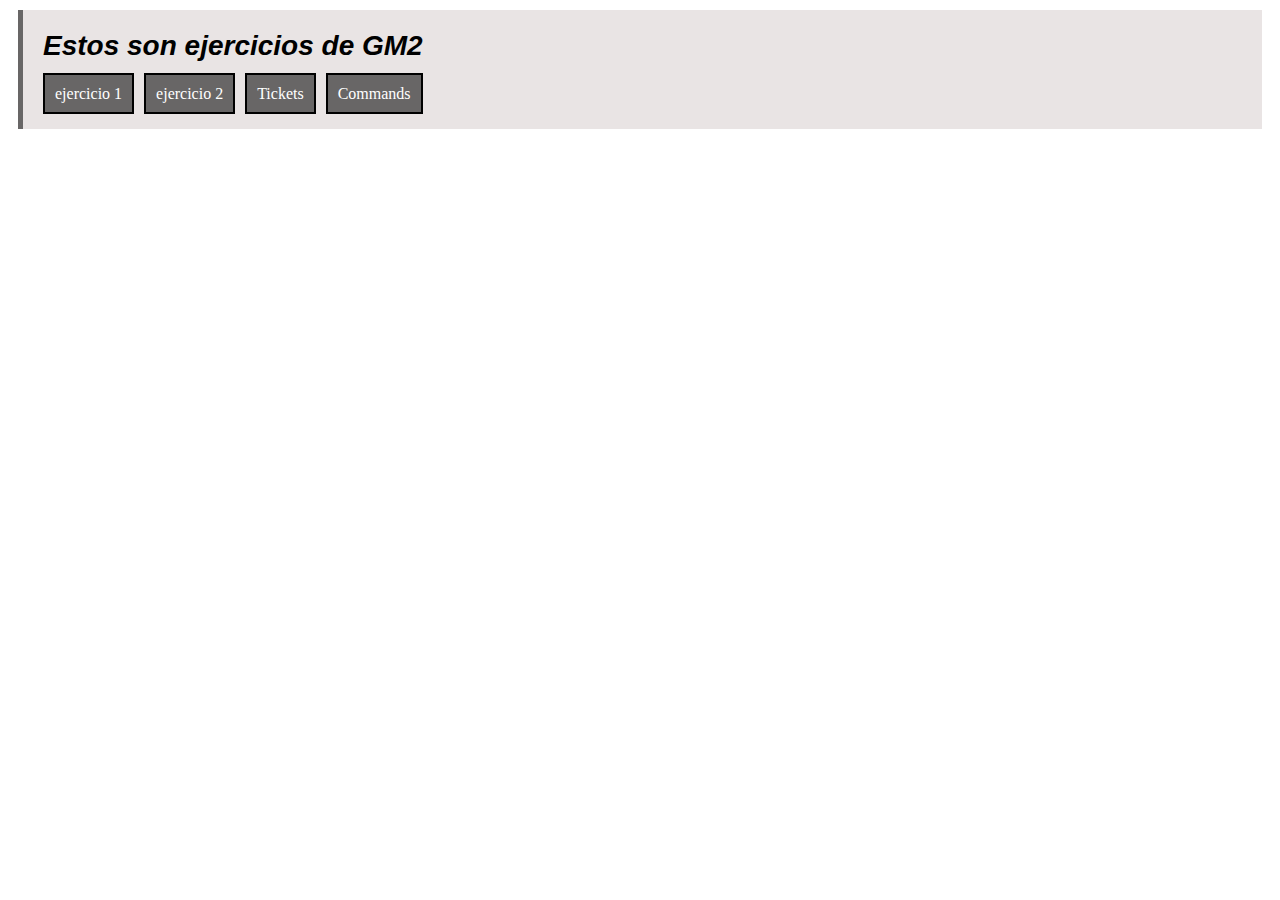
<file: index.html>
<!DOCTYPE html>
<html lang="es">

<head>
    <meta charset="UTF-8">
    <meta name="viewport" content="width=device-width, initial-scale=1.0">
    <link href="https://fonts.googleapis.com/css?family=Open+Sans:300,300i,400,400i,600,600i,700,700i|Raleway:300,300i,400,400i,500,500i,600,600i,700,700i|Poppins:300,300i,400,400i,500,500i,600,600i,700,700i" rel="stylesheet">

    <title>Home</title>
    <link rel="stylesheet" href="principal/style.css">

</head>

<body>
    <div class="container">
        <h1>Estos son ejercicios de GM2</h1>
        <a href="ej1/index.html">ejercicio 1</a>
        <a href="ej2/index.html">ejercicio 2</a>
        <a href="tickets/index.html">Tickets</a>
        <a href="commands/index.html">Commands</a>
    </div>

</body>

</html>
</file>
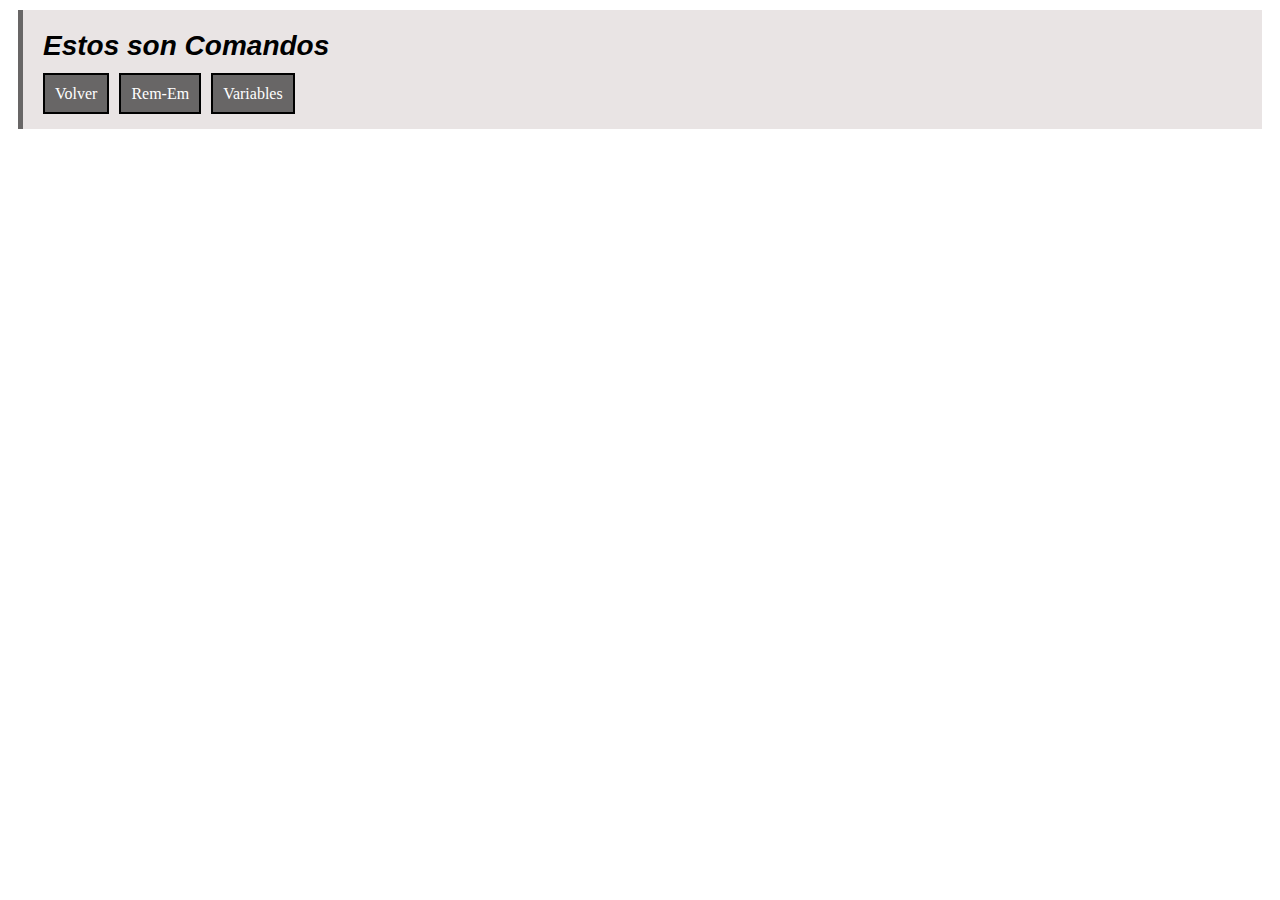
<file: commands/index.html>
<!DOCTYPE html>
<html lang="es">

<head>
    <meta charset="UTF-8">
    <meta name="viewport" content="width=device-width, initial-scale=1.0">
    <link href="https://fonts.googleapis.com/css?family=Open+Sans:300,300i,400,400i,600,600i,700,700i|Raleway:300,300i,400,400i,500,500i,600,600i,700,700i|Poppins:300,300i,400,400i,500,500i,600,600i,700,700i" rel="stylesheet">

    <title>Commands</title>
    <link rel="stylesheet" href="estilo/commands.css">

</head>

<body>
    <div class="container">
        <h1>Estos son Comandos</h1>
        <a href="../index.html">Volver</a>
        <a href="rem-em/index.html">Rem-Em</a>
        <a href="">Variables</a>
    </div>

</body>

</html>
</file>
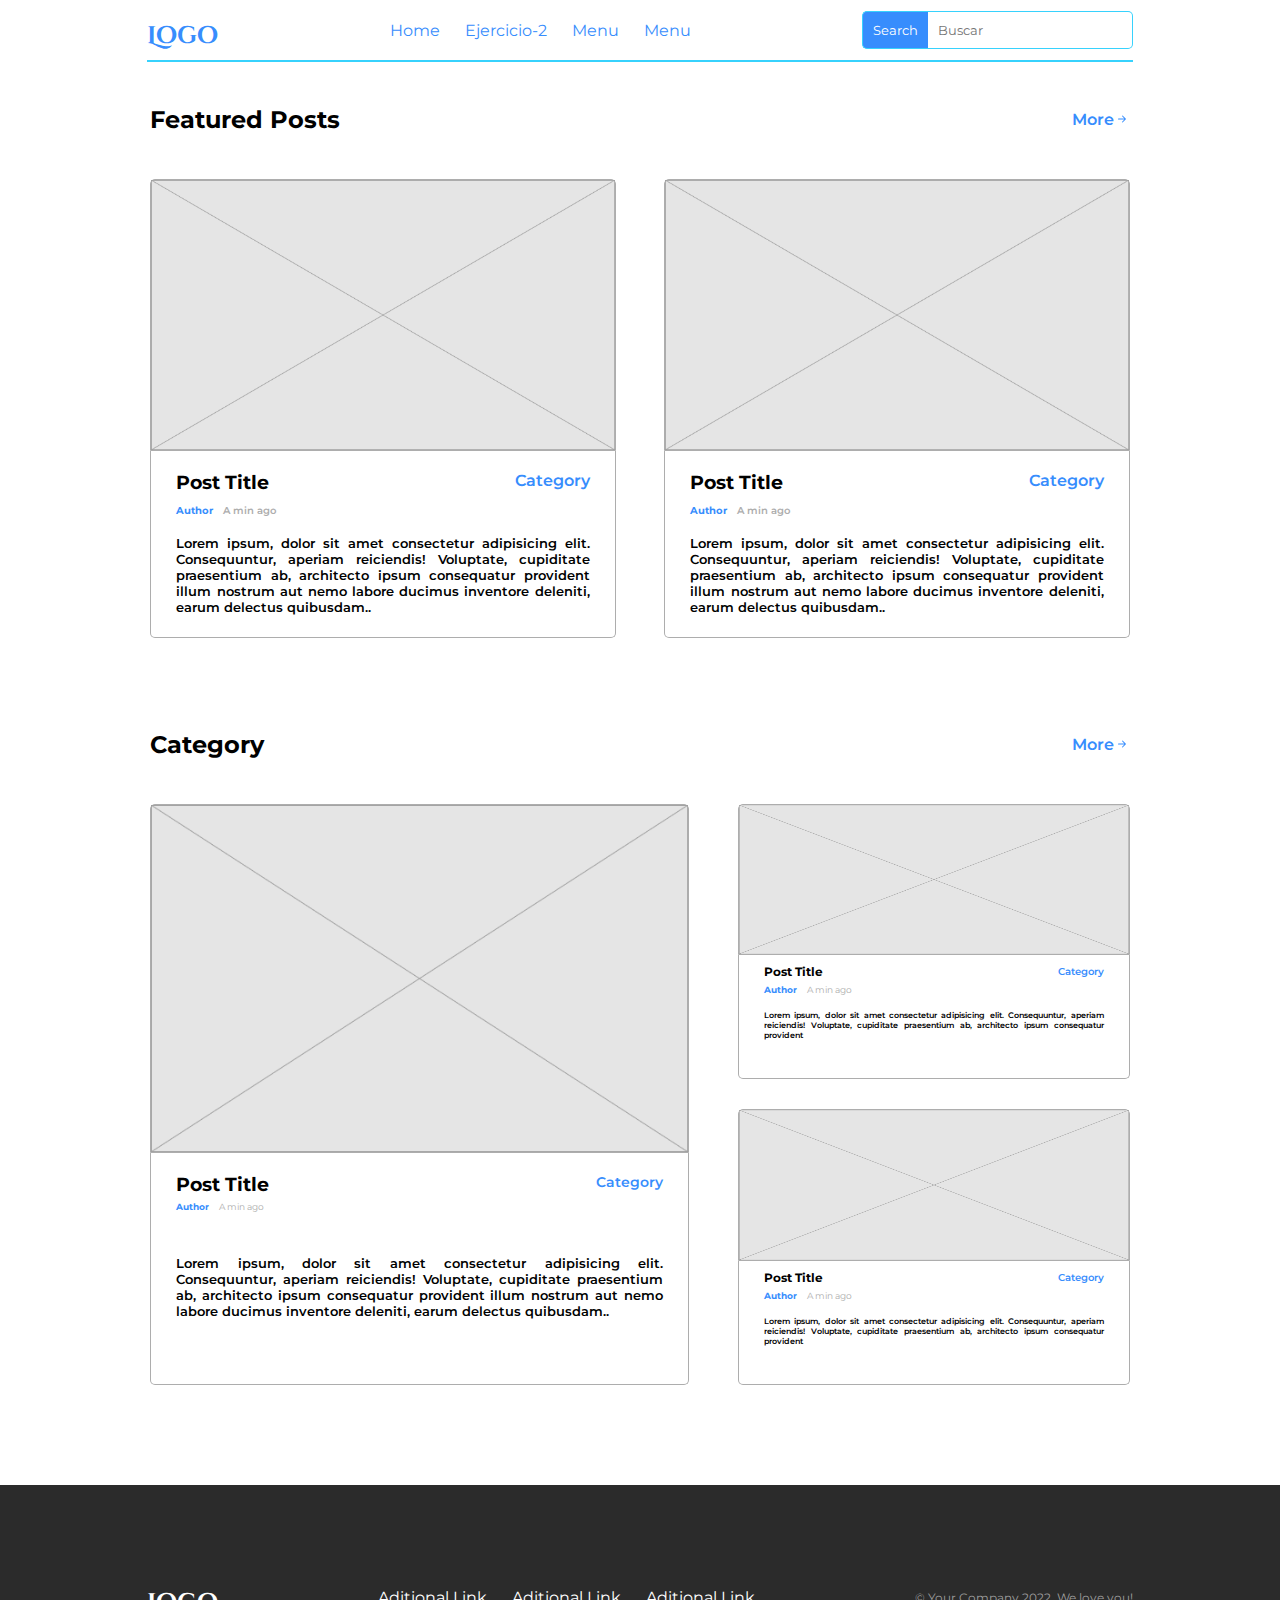
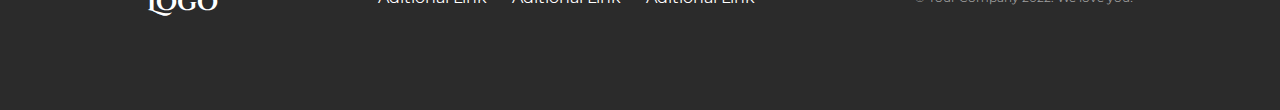
<file: ej1/index.html>
<!DOCTYPE html>
<html lang="es">

<head>
    <meta charset="UTF-8">
    <meta name="viewport" content="width=device-width, initial-scale=1.0">
    <title>Ejercicio 1</title>

    <link rel="stylesheet" href="ej1.css">

</head>

<body>

    <!-- Header -->
    <header id="header">
        <nav class="navbar">
            <div class="nav-text">
                <h2>Logo</h2>
            </div>
            <div class="nav-link">
                <ul>
                    <li><a class="links" href="../index.html">Home</a></li>
                    <li><a class="links" href="../ej2/index.html">Ejercicio-2</a></li>
                    <li><a class="links" href="">Menu</a></li>
                    <li><a class="links" href="">Menu</a></li>
                </ul>
            </div>
            <div class="nav-search">
                <button class="btn">Search</button>
                <input type="search" placeholder="Buscar">
            </div>
        </nav>
    </header>

    <!-- Main -->
    <main id="main">

        
        <!-- Featured -->
        <section id="featured" class="section">
            <div class="feat-section-contain">
                <div class="feat-container1">
                    <div class="feat-titulo">
                        <h2>Featured Posts</h2>
                    </div>
                    <div class="feat-more">
                        <a href="#menu">More</a>
                        <svg xmlns="http://www.w3.org/2000/svg" width="16" height="16" fill="currentColor"
                            class="feat-bi bi-arrow-right-short" viewBox="0 0 16 16">
                            <path fill-rule="evenodd"
                                d="M4 8a.5.5 0 0 1 .5-.5h5.793L8.146 5.354a.5.5 0 1 1 .708-.708l3 3a.5.5 0 0 1 0 .708l-3 3a.5.5 0 0 1-.708-.708L10.293 8.5H4.5A.5.5 0 0 1 4 8" />
                        </svg>
                    </div>
                </div>
                <div class="feat-container2">
                    <div class="feat-img-container1">
                        <div class="feat-img">
                            <img src="../img/Rectangle.png" alt="Rectangle">
                        </div>
                        <div class="feat-rectangle">
                            <div class="feat-container">
                                <div class="feat-titulo">
                                    <h3>Post Title</h3>
                                    <div class="feat-author-time">
                                        <p class="feat-author">Author</p>
                                        <p class="feat-time">A min ago</p>
                                    </div>
                                </div>
                                <div class="feat-more">
                                    <p>Category</p>
                                </div>
                            </div>
                            <div class="feat-parrafo">
                                <p>Lorem ipsum, dolor sit amet consectetur adipisicing elit. Consequuntur, aperiam
                                    reiciendis! Voluptate, cupiditate praesentium ab, architecto ipsum consequatur
                                    provident illum nostrum aut nemo labore ducimus inventore deleniti, earum delectus
                                    quibusdam..</p>
                            </div>
                        </div>
                    </div>
                    <div class="feat-img-container2">
                        <div class="feat-img">
                            <img src="../img/Rectangle.png" alt="Rectangle">
                        </div>
                        <div class="feat-rectangle">
                            <div class="feat-container">
                                <div class="feat-titulo">
                                    <h3>Post Title</h3>
                                    <div class="feat-author-time">
                                        <p class="feat-author">Author</p>
                                        <p class="feat-time">A min ago</p>
                                    </div>
                                </div>
                                <div class="feat-more">
                                    <p>Category</p>
                                </div>
                            </div>
                            <div class="feat-parrafo">
                                <p>Lorem ipsum, dolor sit amet consectetur adipisicing elit. Consequuntur, aperiam
                                    reiciendis! Voluptate, cupiditate praesentium ab, architecto ipsum consequatur
                                    provident illum nostrum aut nemo labore ducimus inventore deleniti, earum delectus
                                    quibusdam..</p>
                            </div>
                        </div>
                    </div>
                </div>
            </div>
        </section>

        <!--     Category -->
        <section id="category" class="section">
            <div class="cat-section-contain">
                <div class="cat-container1">
                    <div class="cat-titulo">
                        <h2>Category</h2>
                    </div>
                    <div class="cat-more">
                        <a href="#menu">More</a>
                        <svg xmlns="http://www.w3.org/2000/svg" width="16" height="16" fill="currentColor"
                            class="cat-bi bi-arrow-right-short" viewBox="0 0 16 16">
                            <path fill-rule="evenodd"
                                d="M4 8a.5.5 0 0 1 .5-.5h5.793L8.146 5.354a.5.5 0 1 1 .708-.708l3 3a.5.5 0 0 1 0 .708l-3 3a.5.5 0 0 1-.708-.708L10.293 8.5H4.5A.5.5 0 0 1 4 8" />
                        </svg>
                    </div>
                </div>

                <div class="cat-global-contain">
                    <div class="cat-img-container-xl">
                        <div class="cat-img-xl">
                            <img src="../img/Rectangle.png" alt="Rectangle">
                        </div>
                        <div class="cat-rectangle-xl">
                            <div class="cat-container-xl">
                                <div class="cat-titulo-xl">
                                    <h3>Post Title</h3>
                                    <div class="cat-author-time">
                                        <p class="cat-author">Author</p>
                                        <p class="cat-time">A min ago</p>
                                    </div>
                                </div>
                                <div class="cat-more">
                                    <p>Category</p>
                                </div>
                            </div>
                            <div class="cat-parrafo-xl">
                                <p>Lorem ipsum, dolor sit amet consectetur adipisicing elit. Consequuntur, aperiam
                                    reiciendis! Voluptate, cupiditate praesentium ab, architecto ipsum consequatur
                                    provident illum nostrum aut nemo labore ducimus inventore deleniti, earum delectus
                                    quibusdam..</p>
                            </div>
                        </div>
                    </div>
                    <div class="cat-container2">
                        <div class="cat-img-container">
                            <div class="cat-img">
                                <img src="../img/Rectangle.png" alt="Rectangle">
                            </div>
                            <div class="cat-rectangle">
                                <div class="cat-container">
                                    <div class="cat-titulo-sm">
                                        <h3>Post Title</h3>
                                        <div class="cat-author-time">
                                            <p class="cat-author">Author</p>
                                            <p class="cat-time">A min ago</p>
                                        </div>
                                    </div>
                                    <div class="cat-more">
                                        <p>Category</p>
                                    </div>
                                </div>
                                <div class="cat-parrafo">
                                    <p>Lorem ipsum, dolor sit amet consectetur adipisicing elit. Consequuntur, aperiam
                                        reiciendis! Voluptate, cupiditate praesentium ab, architecto ipsum consequatur
                                        provident</p>
                                </div>
                            </div>
                        </div>
                        <div class="cat-img-container">
                            <div class="cat-img">
                                <img src="../img/Rectangle.png" alt="Rectangle">
                            </div>
                            <div class="cat-rectangle">
                                <div class="cat-container">
                                    <div class="cat-titulo-sm">
                                        <h3>Post Title</h3>
                                        <div class="cat-author-time">
                                            <p class="cat-author">Author</p>
                                            <p class="cat-time">A min ago</p>
                                        </div>
                                    </div>
                                    <div class="cat-more">
                                        <p>Category</p>
                                    </div>
                                </div>
                                <div class="cat-parrafo">
                                    <p>Lorem ipsum, dolor sit amet consectetur adipisicing elit. Consequuntur, aperiam
                                        reiciendis! Voluptate, cupiditate praesentium ab, architecto ipsum consequatur
                                        provident </p>
                                </div>
                            </div>
                        </div>
                    </div>
                </div>
            </div>
        </section>

        <!-- Footer -->
        <footer id="footer">
            <nav class="navbar">
                <div class="nav-text-ft">
                    <h2>Logo</h2>
                </div>
                <div class="nav-link-ft">
                    <ul>
                        <li><a class="links-ft" href="">Aditional Link</a></li>
                        <li><a class="links-ft" href="">Aditional Link</a></li>
                        <li><a class="links-ft" href="">Aditional Link</a></li>
                    </ul>
                </div>
                <div class="nav-terms">
                    <p>© Your Company 2022. We love you!</p>
                </div>
            </nav>
        </footer>
    </main>
</body>

</html>
</file>
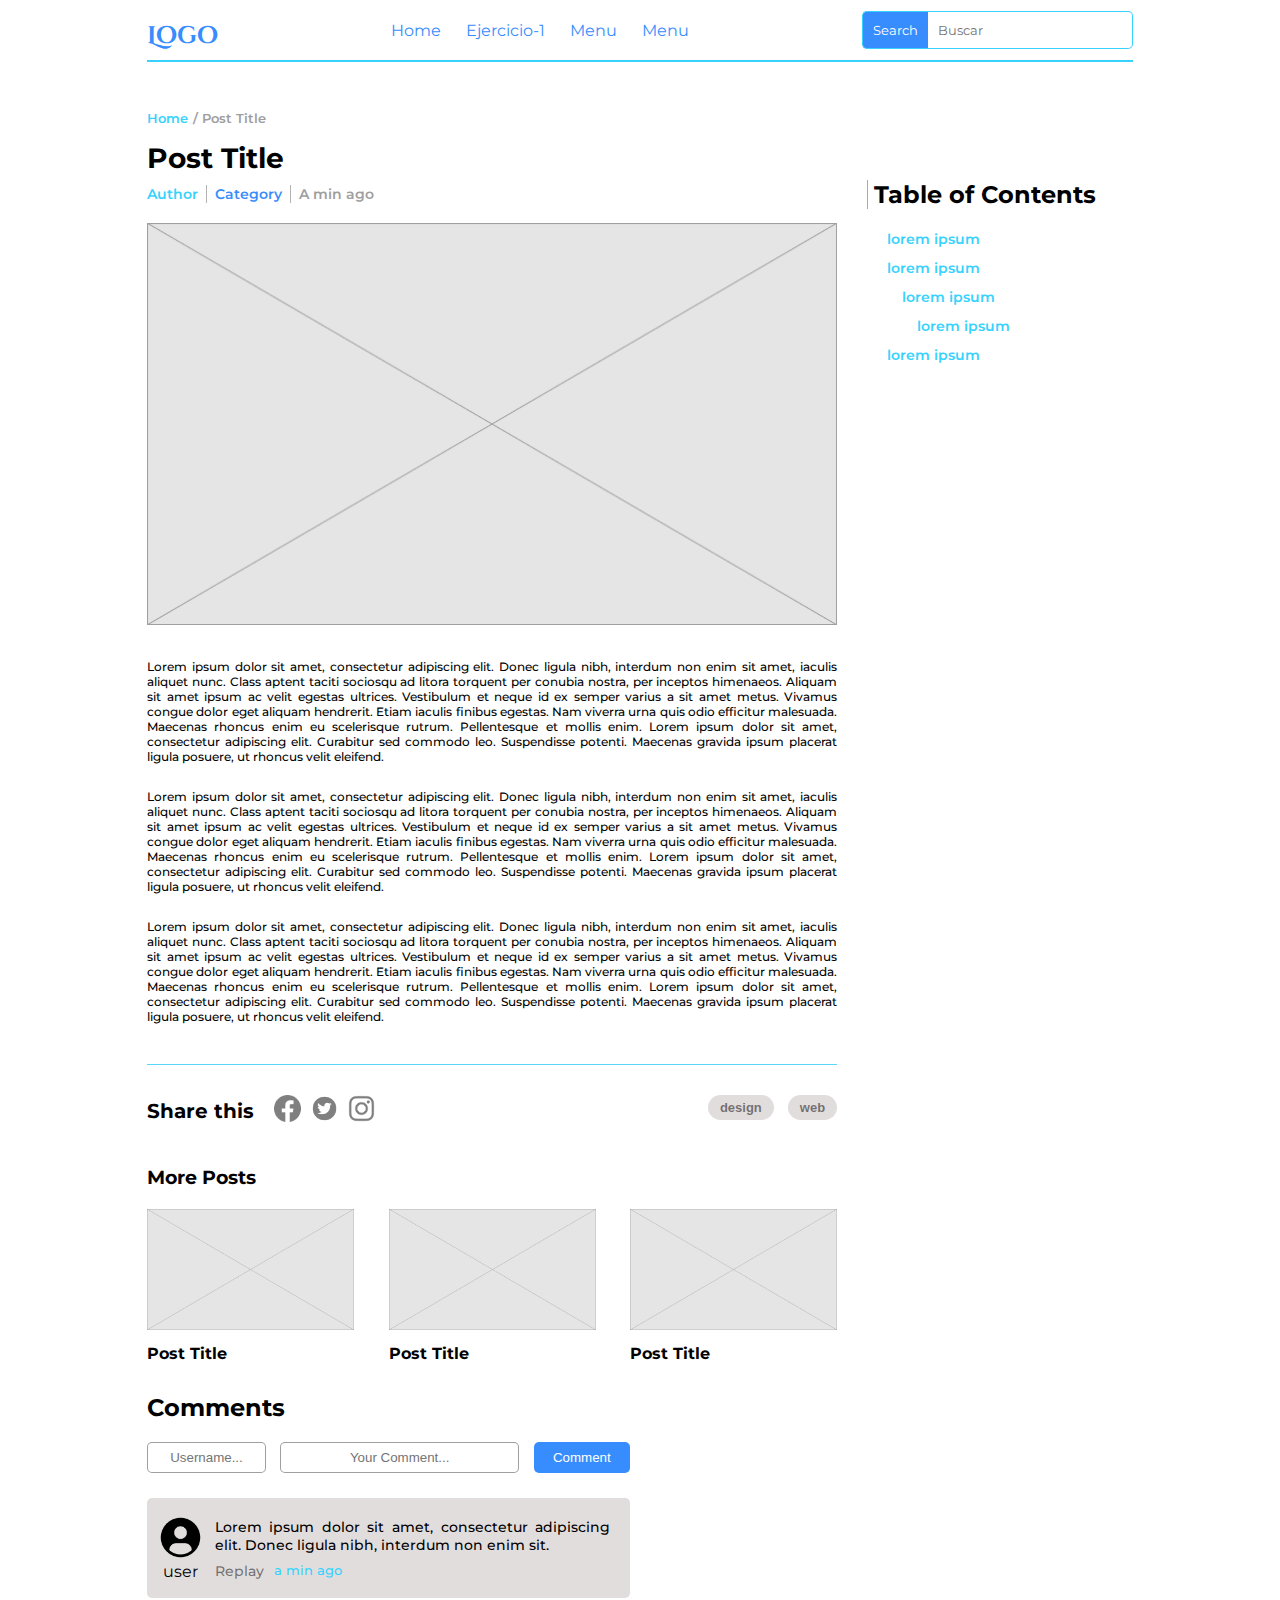
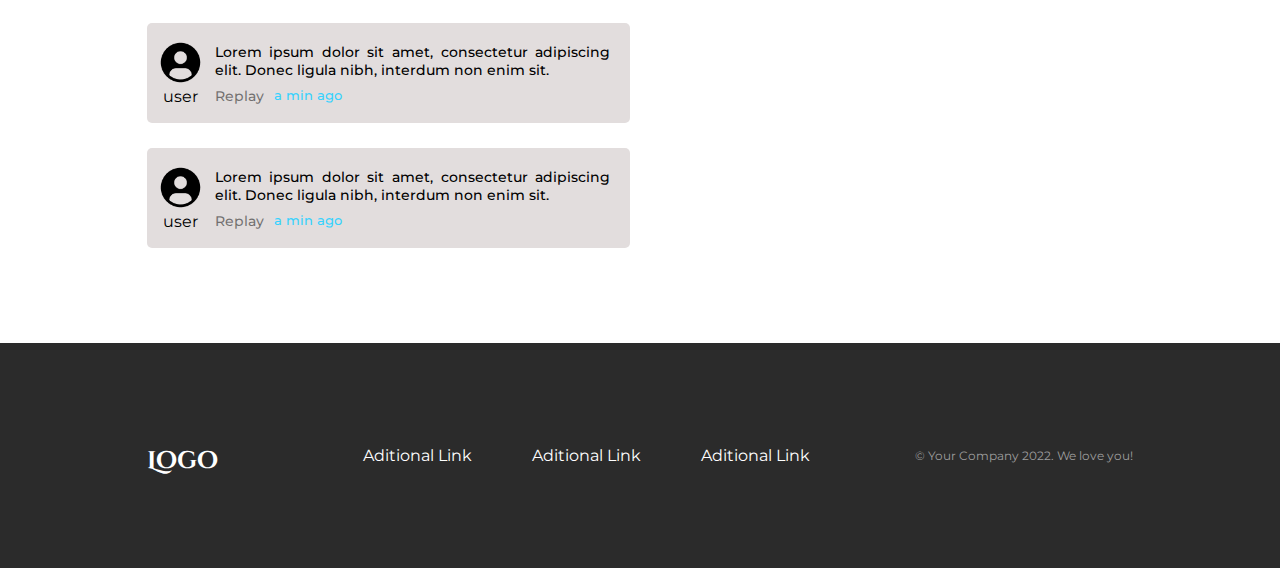
<file: ej2/index.html>
<!DOCTYPE html>
<html lang="es">

<head>
    <meta charset="UTF-8">
    <meta name="viewport" content="width=device-width, initial-scale=1.0">
    <title>Ejercicio 2</title>

    <link rel="stylesheet" href="ej2.css">
</head>

<body>
    <!-- Header -->
    <header id="header">
        <nav class="navbar">
            <div class="nav-text">
                <h2>Logo</h2>
            </div>
            <div class="nav-link">
                <ul>
                    <li><a class="links" href="../index.html">Home</a></li>
                    <li><a class="links" href="../ej1/index.html">Ejercicio-1</a></li>
                    <li><a class="links" href="">Menu</a></li>
                    <li><a class="links" href="">Menu</a></li>
                </ul>
            </div>
            <div class="nav-search">
                <button class="btn">Search</button>
                <input type="search" placeholder="Buscar">
            </div>
        </nav>
    </header>

    <main id="main">
        <section id="container1">
            <div class="margen">
                
                <div class="containers-aside">
                    <div class="home-h1-author">
                        <div class="home-post">
                            <div class="home"><a href="../index.html">Home</a></div>
                            <div class="post"><a href="../ej1/index.html">/ Post Title</a></div>
                        </div>
                        <h1>Post Title</h1>
                        <div class="author-cat-time">
                            <div class="author">Author</div><div class="cat">Category</div><div class="time">A min ago</div>
                        </div>
                        <img src="../img/Rectangle.png" alt="Rectangle">
                    </div>  
                    <div class="lorems">
                        <div class="lorem"><p>Lorem ipsum dolor sit amet, consectetur adipiscing elit. Donec ligula nibh, interdum non enim sit amet, iaculis aliquet nunc. Class aptent taciti sociosqu ad litora torquent per conubia nostra, per inceptos himenaeos. Aliquam sit amet ipsum ac velit egestas ultrices. Vestibulum et neque id ex semper varius a sit amet metus. Vivamus congue dolor eget aliquam hendrerit. Etiam iaculis finibus egestas. Nam viverra urna quis odio efficitur malesuada. Maecenas rhoncus enim eu scelerisque rutrum. Pellentesque et mollis enim. Lorem ipsum dolor sit amet, consectetur adipiscing elit. Curabitur sed commodo leo. Suspendisse potenti. Maecenas gravida ipsum placerat ligula posuere, ut rhoncus velit eleifend.</p></div>
                        <div class="lorem"><p>Lorem ipsum dolor sit amet, consectetur adipiscing elit. Donec ligula nibh, interdum non enim sit amet, iaculis aliquet nunc. Class aptent taciti sociosqu ad litora torquent per conubia nostra, per inceptos himenaeos. Aliquam sit amet ipsum ac velit egestas ultrices. Vestibulum et neque id ex semper varius a sit amet metus. Vivamus congue dolor eget aliquam hendrerit. Etiam iaculis finibus egestas. Nam viverra urna quis odio efficitur malesuada. Maecenas rhoncus enim eu scelerisque rutrum. Pellentesque et mollis enim. Lorem ipsum dolor sit amet, consectetur adipiscing elit. Curabitur sed commodo leo. Suspendisse potenti. Maecenas gravida ipsum placerat ligula posuere, ut rhoncus velit eleifend.</p></div>
                        <div class="lorem"><p>Lorem ipsum dolor sit amet, consectetur adipiscing elit. Donec ligula nibh, interdum non enim sit amet, iaculis aliquet nunc. Class aptent taciti sociosqu ad litora torquent per conubia nostra, per inceptos himenaeos. Aliquam sit amet ipsum ac velit egestas ultrices. Vestibulum et neque id ex semper varius a sit amet metus. Vivamus congue dolor eget aliquam hendrerit. Etiam iaculis finibus egestas. Nam viverra urna quis odio efficitur malesuada. Maecenas rhoncus enim eu scelerisque rutrum. Pellentesque et mollis enim. Lorem ipsum dolor sit amet, consectetur adipiscing elit. Curabitur sed commodo leo. Suspendisse potenti. Maecenas gravida ipsum placerat ligula posuere, ut rhoncus velit eleifend.</p></div>
                    </div>
                </div>
                <aside>
                    <h2>Table of Contents</h2>
                    <ul>
                        <li><a href="">lorem ipsum</a></li>
                        <li><a href="">lorem ipsum</a></li>
                        <li><a href="" class="mg">lorem ipsum</a></li>
                        <li><a href="" class="mg2">lorem ipsum</a></li>
                        <li><a href="">lorem ipsum</a></li>
                    </ul>
                </aside>
            </div>
        </section>

        <section id="container2">
            <div class="margen">
                <div class="containers-aside bg">
                    <div class="enlaces-btns">
                        <div class="enlaces">
                            <h2>Share this</h2>
                            <ul>
                                <li><a href="https://facebook.com"><img src="../img/akar-icons_facebook-fill.png" alt="Facebook"></a></li>
                                <li><a href=""><img src="../img/ant-design_twitter-circle-filled.png" alt="Twitter"></a></li>
                                <li><a href="https://instagram.com"><img src="../img/akar-icons_instagram-fill.png" alt="Instagram"></a></li>
                            </ul>
                        </div>
                        <div class="btns">
                            <button class="button">design</button>
                            <button class="button">web</button>
                        </div>
                    </div>
                    <h3 class="h3">More Posts</h3>
                    <div class="cards">
                        <div class="card">
                            <img src="../img/Rectangle.png" alt="Rectangle">
                            <h4>Post Title</h4>
                        </div>
                        <div class="card">
                            <img src="../img/Rectangle.png" alt="Rectangle">
                            <h4>Post Title</h4>
                        </div>
                        <div class="card">
                            <img src="../img/Rectangle.png" alt="Rectangle">
                            <h4>Post Title</h4>
                        </div>
                    </div>
                    <div class="margin-3">
                        <h2>Comments</h2>
                        <div class="inputs-btn">
                            <input class="name" type="text" placeholder="Username...">
                            <input class="comment" type="text" placeholder="Your Comment...">
                            <button>Comment</button>
                        </div>
                        <div class="testimonials">
                            <div class="user">
                                <div class="user-name">
                                    <img src="../img/carbon_user-avatar-filled.png" alt="User">
                                    <p>user</p>
                                </div>
                                <div class="user-parrafo">
                                    <p>Lorem ipsum dolor sit amet, consectetur adipiscing elit. Donec ligula nibh, interdum non enim sit.</p>
                                    <div class="rep-min">
                                        <div class="rep">Replay</div><div class="min">a min ago</div>
                                    </div>
                                </div>
                            </div>
                            <div class="user">
                                <div class="user-name">
                                    <img src="../img/carbon_user-avatar-filled.png" alt="User">
                                    <p>user</p>
                                </div>
                                <div class="user-parrafo">
                                    <p>Lorem ipsum dolor sit amet, consectetur adipiscing elit. Donec ligula nibh, interdum non enim sit.</p>
                                    <div class="rep-min">
                                        <div class="rep">Replay</div><div class="min">a min ago</div>
                                    </div>
                                </div>
                            </div>
                            <div class="user">
                                <div class="user-name">
                                    <img src="../img/carbon_user-avatar-filled.png" alt="User">
                                    <p>user</p>
                                </div>
                                <div class="user-parrafo">
                                    <p>Lorem ipsum dolor sit amet, consectetur adipiscing elit. Donec ligula nibh, interdum non enim sit.</p>
                                    <div class="rep-min">
                                        <div class="rep">Replay</div><div class="min">a min ago</div>
                                    </div>
                                </div>
                            </div>
                        </div>
                    </div>
                </div>
            </div>
        </section>
    </main>

    <!-- Footer -->
    <footer id="footer">
        <nav class="navbar">
            <div class="nav-text-ft">
                <h2>Logo</h2>
            </div>
            <div class="nav-link-ft">
                <ul>
                    <li><a class="links-ft" href="">Aditional Link</a></li>
                    <li><a class="links-ft" href="">Aditional Link</a></li>
                    <li><a class="links-ft" href="">Aditional Link</a></li>
                </ul>
            </div>
            <div class="nav-terms">
                <p>© Your Company 2022. We love you!</p>
            </div>
        </nav>
    </footer>

</body>

</html>
</file>
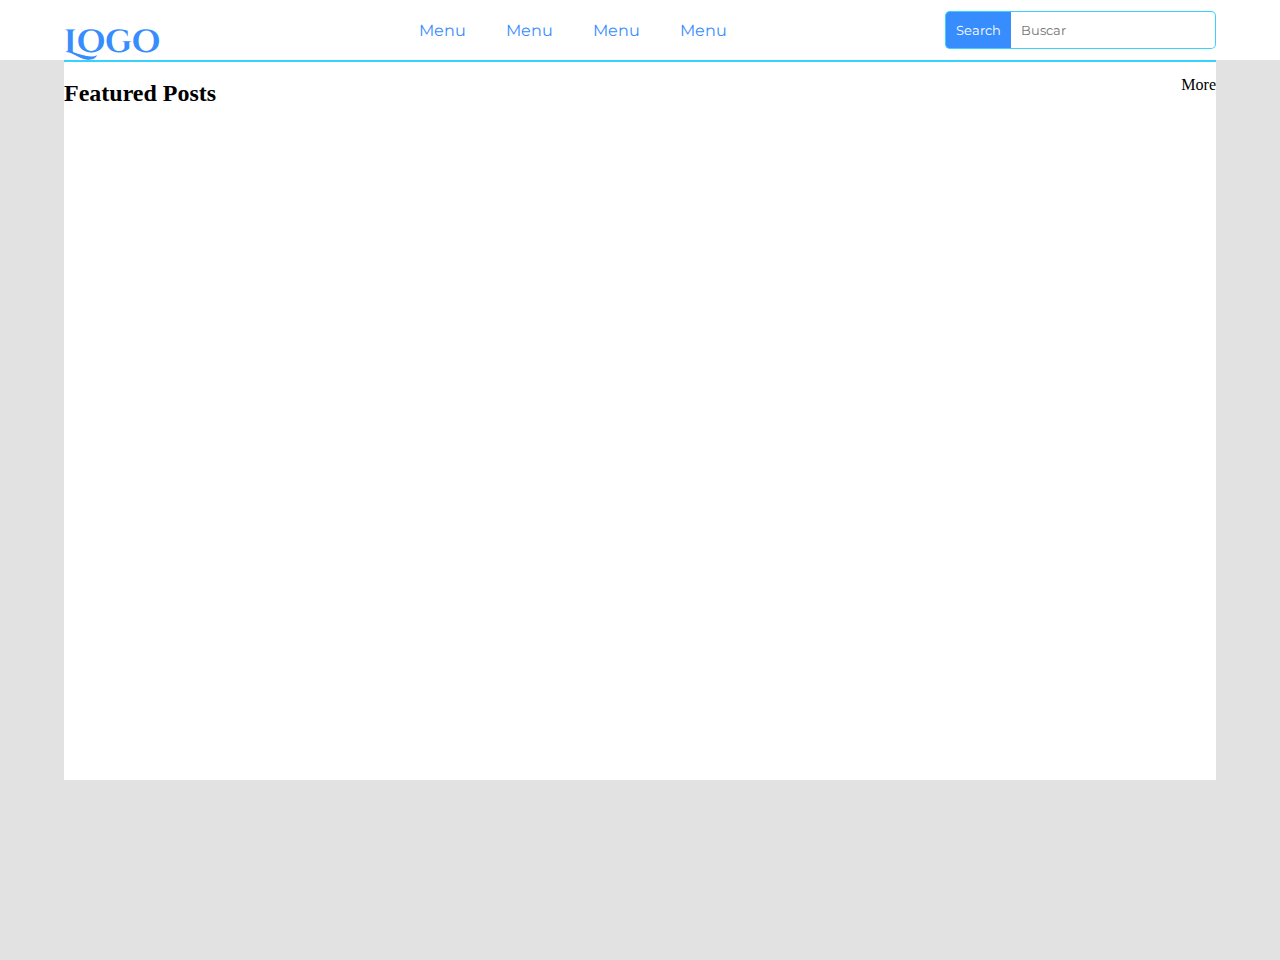
<file: Ejercicio1-gm2/index.html>
<!DOCTYPE html>
<html lang="en">
<head>
    <meta charset="UTF-8">
    <meta name="viewport" content="width=device-width, initial-scale=1.0">
    <title>Home</title>

    <link rel="stylesheet" href="principal/style.css">

</head>
<body>

    <!-- Header -->
    <header id="header">
        <nav class="navbar">
            <div class="nav-text">
                <h1>Logo</h1>
            </div>
            <div class="nav-link">
                <ul>
                    <li><a class="links" href="">Menu</a></li>
                    <li><a class="links" href="">Menu</a></li>
                    <li><a class="links" href="">Menu</a></li>
                    <li><a class="links" href="">Menu</a></li>
                </ul>
            </div>
            <div class="nav-search">
                <button class="btn">Search</button>
                <input type="search" placeholder="Buscar">
            </div>
        </nav>
    </header>
    <!-- Main -->
    <main id="main">
        <section id="featured">
            <div class="container1">
                <h2>Featured Posts</h2>
                <div class="img"></div>
                <div class="rectangle"></div>
            </div>
            <div class="container2">
                <p>More</p><i></i>
                <div class="img"></div>
                <div class="rectangle"></div>
            </div>
        </section>

        <section id="category">

        </section>
    </main>

</body>
</html>
</file>
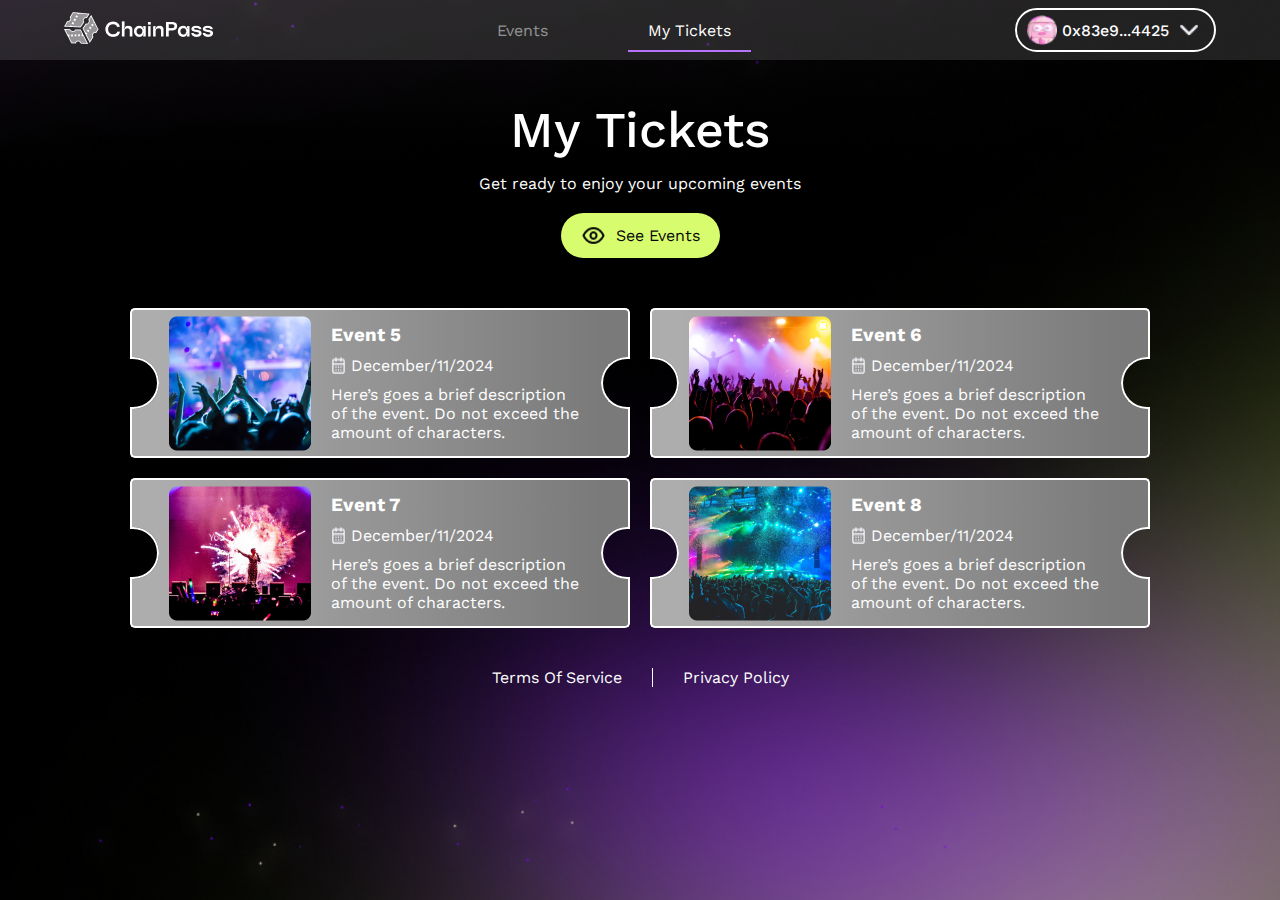
<file: tickets/index.html>
<!DOCTYPE html>
<html lang="en">
<head>
    <meta charset="UTF-8">
    <meta name="viewport" content="width=device-width, initial-scale=1.0">
    <title>Tickets</title>
    <link rel="stylesheet" href="tickets.css">
</head>
<body>
    <!-- Header -->
    <header id="header">
        <nav class="navbar">
            <div class="nav-logo"><img src="../img/ChainPass logo.png" alt="Logo"></div>
            <div class="nav-links">
                <ul>
                    <li><a href="" class="disable">Events</a></li>
                    <li><a href="" class="active">My Tickets</a></li>
                </ul>
            </div>
            <div class="nav-user">
                <img src="../img/Ellipse 2.png" alt="user">
                <h3>0x83e9...4425</h3>
                <img src="../img/lucide_chevron-down.png" alt="img">
            </div>
        </nav>
    </header>
    
    <main id="main">
        <section class="tickets">
            <div class="container1">
                <h1>My Tickets</h1>
                <p>Get ready to enjoy your upcoming events</p>
                <a href=""><img src="../img/lucide_eye.png" alt="Icon"> <p>See Events</p></a>
            </div>
            <div class="container2">
                <div class="row1">
                    <div class="box-container">
                        <div class="col1">
                            <div class="box-item b1"></div>
                            <div class="radius1 b2"></div>
                            <div class="box-item b3"></div>
                        </div>
                        <div class="col2">
                            <img src="../img/concert (1).png" alt="imagen">
                            <div class="text">
                                <h3>Event 5</h3>
                                <div class="calendar">
                                    <img src="../img/lucide_calendar-days.png" alt="Calendario">
                                    <p>December/11/2024</p>
                                </div>
                                <p>Here’s goes a brief description of the event. Do not exceed the amount of characters.</p>

                            </div>
                        </div>
                        <div class="col1">
                            <div class="box-item b5"></div>
                            <div class="radius2"></div>
                            <div class="box-item b7"></div>
                        </div>
                    </div>
                    <div class="box-container">
                        <div class="col1">
                            <div class="box-item b1"></div>
                            <div class="radius1 b2"></div>
                            <div class="box-item b3"></div>
                        </div>
                        <div class="col2">
                            <img src="../img/concert.png" alt="imagen">
                            <div class="text">
                                <h3>Event 6</h3>
                                <div class="calendar">
                                    <img src="../img/lucide_calendar-days.png" alt="Calendario">
                                    <p>December/11/2024</p>
                                </div>
                                <p>Here’s goes a brief description of the event. Do not exceed the amount of characters.</p>

                            </div>
                        </div>
                        <div class="col1">
                            <div class="box-item b5"></div>
                            <div class="radius2"></div>
                            <div class="box-item b7"></div>
                        </div>
                    </div>
                </div>
                <div class="row1">
                    <div class="box-container">
                        <div class="col1">
                            <div class="box-item b1"></div>
                            <div class="radius1 b2"></div>
                            <div class="box-item b3"></div>
                        </div>
                        <div class="col2">
                            <img src="../img/concert (2).png" alt="imagen">
                            <div class="text">
                                <h3>Event 7</h3>
                                <div class="calendar">
                                    <img src="../img/lucide_calendar-days.png" alt="Calendario">
                                    <p>December/11/2024</p>
                                </div>
                                <p>Here’s goes a brief description of the event. Do not exceed the amount of characters.</p>

                            </div>
                        </div>
                        <div class="col1">
                            <div class="box-item b5"></div>
                            <div class="radius2"></div>
                            <div class="box-item b7"></div>
                        </div>
                    </div>
                    <div class="box-container">
                        <div class="col1">
                            <div class="box-item b1"></div>
                            <div class="radius1 b2"></div>
                            <div class="box-item b3"></div>
                        </div>
                        <div class="col2">
                            <img src="../img/concert (3).png" alt="imagen">
                            <div class="text">
                                <h3>Event 8</h3>
                                <div class="calendar">
                                    <img src="../img/lucide_calendar-days.png" alt="Calendario">
                                    <p>December/11/2024</p>
                                </div>
                                <p>Here’s goes a brief description of the event. Do not exceed the amount of characters.</p>

                            </div>
                        </div>
                        <div class="col1">
                            <div class="box-item b5"></div>
                            <div class="radius2"></div>
                            <div class="box-item b7"></div>
                        </div>
                    </div>
                </div>
            </div>
        </section>
    </main>
    <footer>
        <a href="" class="a1"> Terms Of Service</a>
        <a href="">Privacy Policy</a>
    </footer>
</body>
</html>
</file>
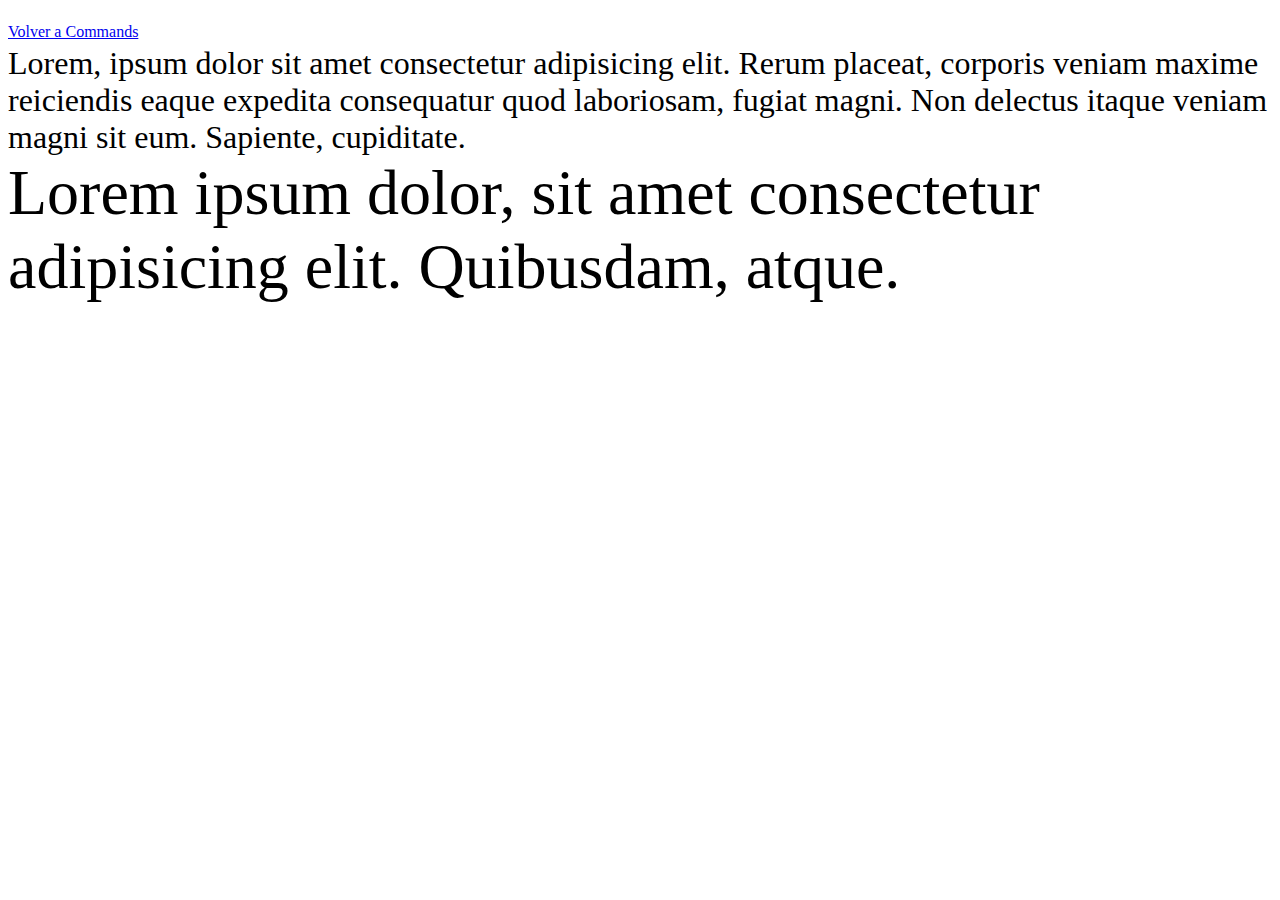
<file: commands/rem-em/index.html>
<!DOCTYPE html>
<html lang="en">
<head>
    <meta charset="UTF-8">
    <meta name="viewport" content="width=device-width, initial-scale=1.0">
    <title>Rem-Em</title>

    <link rel="stylesheet" href="rem-em.css">
</head>
<body>
    <a href="../index.html">Volver a Commands</a>
    <!-- REM: depende del Contenedor en el que este el elemento
         EM: depende solo del html -->

         <div class="container">Lorem, ipsum dolor sit amet consectetur adipisicing elit. Rerum placeat, corporis veniam maxime reiciendis eaque expedita consequatur quod laboriosam, fugiat magni. Non delectus itaque veniam magni sit eum. Sapiente, cupiditate.</div>

         <div class="section">Lorem ipsum dolor, sit amet consectetur adipisicing elit. Quibusdam, atque.</div>
</body>
</html>
</file>
<file: principal/style.css>
html {
    margin: 0;
    font-size: 40px;
}



.container {
    padding: 20px;
    margin: 10px;
    background-color: #e9e4e4;
    border-left: 5px solid #686666;
}

h1 {
    margin: 0;
    font-family: "bold italic", 'Segoe UI', Tahoma, Geneva, Verdana, sans-serif;
    font-style: italic;
    font-weight: 700;
    font-size: 0.7rem;
}

a {
    font-size: 16px;
    text-decoration: none;
    color: #fff;
    background-color: #686666;
    border: 2px solid #000;
    padding: 10px;
}

a:hover{
    background-color: #fff;
    color: #000;
    transition: .5s;
}
</file>
<file: commands/estilo/commands.css>
html {
    margin: 0;
    font-size: 40px;
}



.container {
    padding: 20px;
    margin: 10px;
    background-color: #e9e4e4;
    border-left: 5px solid #686666;
}

h1 {
    margin: 0;
    font-family: "bold italic", 'Segoe UI', Tahoma, Geneva, Verdana, sans-serif;
    font-style: italic;
    font-weight: 700;
    font-size: 0.7rem;
}

a {
    font-size: 16px;
    text-decoration: none;
    color: #fff;
    background-color: #686666;
    border: 2px solid #000;
    padding: 10px;
}

a:hover{
    background-color: #fff;
    color: #000;
    transition: .5s;
}
</file>
<file: ej1/ej1.css>
/* Fonts */
@import url('https://fonts.googleapis.com/css2?family=Cinzel+Decorative:wght@400;700;900&display=swap');
@import url('https://fonts.googleapis.com/css2?family=Cinzel+Decorative:wght@400;700;900&family=Montserrat:ital,wght@0,100..900;1,100..900&display=swap');

body{
    margin: 0;
    font-family: "montserrat", sans-serif;
}

a{
    text-decoration: none;
}

/* ---- Header ---- */

#header{
    width: 100%;
    height: 60px;   
    justify-content: center;
    display: flex;
}

.navbar{
    width: 77%;
    height: 60px;
    display: flex;
    justify-content: space-between;
    align-items: center;
    border-bottom: 2px solid #37d2fd;
}

.nav-text{
    color: #378dfd;
    justify-content: flex-start;
    height: 100%;
    margin: 0;
    align-items: center;
}

.nav-text h2{
    color: #378dfd; 
    font-family: "Cinzel Decorative", serif;
}


.nav-link{
    height: 100%;
    margin: 0;
    justify-content: center;
    align-items: center;
    display: flex;
    justify-content: flex-start;
}

.nav-link ul{
    margin: 0;
    list-style: none;
    display: flex;
    gap: 25px;
    padding: 0;
}

.links{
    color: #378dfd;
    font-family: "Montserrat", sans-serif;
}

.nav-search{
    height: 100%;
    margin: 0;
    justify-content: flex-end;
    align-items: center;
    display: flex;
    
}

.btn{
    appearance: none;
    background-color: #378dfd;
    color: #fff;
    border: 1px solid #37d2fd;
    box-sizing: border-box;
    border-top-left-radius: 5px;
    border-bottom-left-radius: 5px;
    border-right: none;
    padding: 10px;
    font-family: "Montserrat", sans-serif;
}

input[type="search"]{
    padding: 10px;
    border: 1px solid #37d2fd;
    border-top-right-radius: 5px;
    border-bottom-right-radius: 5px;
    border-left: none;
    outline: none;
    font-family: "Montserrat", sans-serif;
}

/* ---- Main ---- */

#main{
    width: 100%;
    height: 1425px;
}

/* ---- Featured ---- */

#featured{
    width: 90%;
    height: 625px;
    background-color: #fff;
    margin: auto;
}

.feat-section-contain{
    height: 90%;
    width: 85%;
    margin: auto;
}

.feat-container1{
    display: flex;
    justify-content:space-between ;
}

.feat-titulo{
    margin: 0;
    padding: 25px 0px;
    display: flex;
    align-items: center;
}

.feat-more{
    margin: 0;
    color: #378dfd;
    display: flex;
    align-items: center;
}

.feat-more a{
    color: #378dfd;
    font-weight: 600;
}

.feat-container2{
    width: 100%;
    display: flex;
    justify-content: space-between;
}

.feat-img-container1 {
    width: 50%; 
    display: flex;
    flex-direction: column;
    align-items: flex-start; 
}

.feat-img-container2{
    width: 50%; 
    display: flex;
    flex-direction: column;
    align-items: flex-end; 
}

.feat-img{
    margin: 0;
    background-color: #e2e2e2;
    width: 95%;
    display: flex;
    align-items: center;
    border-top-left-radius: 5px;
    border-top-right-radius: 5px;
    border: 1px solid #adadad;
    box-sizing: border-box;
}

img{
    width: 100%;
    height: 100%;
    border: none;
    box-sizing: border-box;
}

.feat-rectangle {
    box-sizing: border-box;
    border-bottom-left-radius: 5px;
    border-bottom-right-radius: 5px;
    margin: 0;
    border: 1px solid #adadad;
    border-top: none;
    max-width: 95%;
    height: 45%;
    display: flex;
    flex-direction: column;
}

.feat-rectangle .feat-more, .feat-rectangle .feat-titulo{
    padding: 10px 15px 0px 15px;
    align-items: center;
    display: block;
    font-weight: 600;
}

.feat-rectangle h3 , .feat-more p{
    margin: 10px;
}

.feat-container {
    display: flex;
    justify-content: space-between;
    max-height: 40%;
}

.feat-titulo p{
    font-size: 10px;
}

.feat-author-time{
    display: flex;
    margin: 0;
}

.feat-author{
    color: #378dfd;
    font-weight: bold;
    margin: 0 10px 20px 10px;
}

.feat-time{
    margin-top: 0;
    color: #adadad;
}

.feat-parrafo{
    font-size: 13px;
}

.feat-parrafo p{
    text-align: justify;
    font-weight: 600;
    margin: 0;
}

.feat-parrafo{
    margin: 0;
    display: flex;
    justify-content: center;
}

.feat-parrafo p{
    padding: 10px 25px;
}



/* ---- Category ---- */

.section{
    width: 90%;
    height: 800px;
    background-color: #fff;
    margin: auto;
}

.cat-section-contain{
    height: 90%;
    width: 85%;
    margin: auto;
}

.cat-container1{
    width: 100%;
    display: flex;
    justify-content:space-between ;
}

.cat-titulo{
    margin: 0;
    padding: 25px 0px;
    display: flex;
    align-items: center;
}

.cat-more p{
    color: #378dfd;
    font-size: 10px;
    font-weight: 600;
}

.cat-more a{
    color: #378dfd;
    font-weight: 600;
}

.cat-rectangle-xl .cat-more p{
    font-weight: 600;
    font-size: 14px;
}

.cat-img-container-xl{
    width: 55%;
    height: 95%;
}

.cat-img-xl{
    margin: 0;
    background-color: #e2e2e2;
    width: 100%;
    height: 60%;
    display: flex;
    align-items: center;
    margin: auto;
    border-top-left-radius: 5px;
    border-top-right-radius: 5px;
    border: 1px solid #adadad;
    box-sizing: border-box;
}

.cat-rectangle-xl{
    box-sizing: border-box;
    border-bottom-left-radius: 5px;
    border-bottom-right-radius: 5px;
    margin: 0;
    border: 1px solid #adadad;
    border-top: none;
    width: 100%;
    max-width: 100%;
    height: 40%;
    display: flex;
    flex-direction: column;
}

.cat-rectangle-xl .cat-more, .cat-rectangle-xl .cat-titulo-xl{
    padding: 10px 15px 0px 15px;
    align-items: center;
    display: block;
}

.cat-rectangle-xl h3 , .cat-more p{
    margin: 10px;
}

.cat-container-xl{
    display: flex;
    justify-content: space-between;
    height: 40%;
    max-height: 40%;
}

.cat-parrafo-xl{

    font-size: 13px;
    width: 100%;
    max-width: 100%;
}

.cat-parrafo-xl p{
    text-align: justify;
    font-weight: 600;
    margin: 0;
    width: max-content;
}

.cat-parrafo-xl{
    width: 100%;
    max-height: 100%;
    height: 60%;
    margin: 0;
    display: flex;
    justify-content: center;
}

.cat-parrafo-xl p{
    padding: 10px 25px;
}

.cat-global-contain{
    display: flex;
    justify-content:space-between;
    height: 85%;
    width: 100%;
}

.cat-more{
    margin: 0;
    color: #378dfd;
    display: flex;
    align-items: center;
}

.cat-container2{
    width: 40%;
    margin: 0;
    align-items: center;
    display: ruby;
}

.cat-img{
    margin: 0;
    background-color: #e2e2e2;
    width: 100%;
    height: 55%;
    display: flex;
    align-items: center;
    margin: auto;
    border-top-left-radius: 5px;
    border-top-right-radius: 5px;
    border: 1px solid #adadad;
    box-sizing: border-box;
}

.cat-img-container{
    height: 45%;
    margin: 0 0 30px 0;
}

.cat-rectangle {
    box-sizing: border-box;
    border-bottom-left-radius: 5px;
    border-bottom-right-radius: 5px;
    border: 1px solid #adadad;
    border-top: none;
    width: 100%;
    height: 45%;
    display: flex;
    flex-direction: column;
}

.cat-rectangle .cat-more, .cat-rectangle .cat-titulo-sm{
    padding: 0px 15px 0px 15px;
    align-items: center;
    display: block;
    font-size: 10px;
}

.cat-rectangle h3 , .cat-more p{
    margin: 10px;
}

.cat-container {
    display: flex;
    justify-content: space-between;
    max-height: 50%;
    
}

.cat-author-time{
    display: flex;
    margin: -5px 0;
}

.cat-author{
    color: #378dfd;
    font-weight: bold;
    margin: 0 10px 20px 10px;
    font-size: 9px;
}

.cat-time{
    margin-top: 0;
    color: #adadad;
    font-size: 9px;
    
}

.cat-titulo p{
    font-size: 10px;
}

.cat-parrafo p{
    text-align: justify;
    font-weight: 600;
}

.cat-parrafo{
    display: flex;
    justify-content: center;
    font-size: 8px;
    max-height: 100%;
}

.cat-parrafo p{
    padding: 0 25px;
    margin: 0;
}



/* --- Footer --- */

#footer{
    width: 100%;
    height: 25vh;
    background-color: #2b2b2b;
    bottom: 0;
    left: 0;
    display: flex;
    justify-content: center;
    align-items: center;
}

#footer .navbar{
    border-bottom: none;
}

.nav-text-ft{
    color: #fff;
    justify-content: flex-start;
    height: 100%;
    margin: 0;
    align-items: center;
}

#footer h2{
    color: #fff; 
    font-family: "Cinzel Decorative", serif;
}

.nav-link-ft{
    height: 100%;
    margin: 0;
    justify-content: center;
    align-items: center;
    display: flex;
    justify-content: flex-start;
}

.nav-link-ft ul{
    margin: 0;
    list-style: none;
    display: flex;
    padding: 0;
    gap: 25px;
}

.links-ft{
    color: #fff;
    font-family: "Montserrat", sans-serif;
}

.nav-terms p{
    color: #9e9e9e;
    font-size: 12px;
}

.parrafo-c{
    width: 600px;
    max-height: 90px;
    height: 90px;
    margin: 0;
    display: flex;
    justify-content: center;
}

.parrafo-c p{
    margin: 0 25px;
}
</file>
<file: ej2/ej2.css>
/* Fonts */
@import url('https://fonts.googleapis.com/css2?family=Cinzel+Decorative:wght@400;700;900&display=swap');
@import url('https://fonts.googleapis.com/css2?family=Cinzel+Decorative:wght@400;700;900&family=Montserrat:ital,wght@0,100..900;1,100..900&display=swap');

body{
    margin: 0;
    font-family: "montserrat", sans-serif;
    
}

a{
    text-decoration: none;
}

/* ---- Header ---- */

#header{
    width: 100%;
    height: 60px;   
    justify-content: center;
    display: flex;
    box-sizing: border-box;
}

.navbar{
    width: 77%;
    height: 60px;
    display: flex;
    justify-content: space-between;
    align-items: center;
    border-bottom: 2px solid #37d2fd;
}

.nav-text{
    color: #378dfd;
    justify-content: flex-start;
    height: 100%;
    margin: 0;
    align-items: center;
}

.nav-text h2{
    color: #378dfd; 
    font-family: "Cinzel Decorative", serif;
}


.nav-link{
    height: 100%;
    margin: 0;
    justify-content: center;
    align-items: center;
    display: flex;
    justify-content: flex-start;
}

.nav-link ul{
    margin: 0;
    list-style: none;
    display: flex;
    gap: 25px;
    padding: 0;
}

.links{
    color: #378dfd;
    font-family: "Montserrat", sans-serif;
}

.nav-search{
    height: 100%;
    margin: 0;
    justify-content: flex-end;
    align-items: center;
    display: flex;
    
}

.btn{
    appearance: none;
    background-color: #378dfd;
    color: #fff;
    border: 1px solid #37d2fd;
    box-sizing: border-box;
    border-top-left-radius: 5px;
    border-bottom-left-radius: 5px;
    border-right: none;
    padding: 10px;
    font-family: "Montserrat", sans-serif;
}

input[type="search"]{
    padding: 10px;
    border: 1px solid #37d2fd;
    border-top-right-radius: 5px;
    border-bottom-right-radius: 5px;
    border-left: none;
    outline: none;
    font-family: "Montserrat", sans-serif;
}


/* ---- Main ---- */

#main{
}

/* Container1 */
#container1{
    box-sizing: border-box;
}

.margen{
    box-sizing: border-box;
    width: 77%;
    height: 100%;
    margin: auto;
    display: flex;
}

aside{
    width: 30%;
    padding: 100px 0 0 0 ;
    
}

aside h2{
    text-align: center;
    margin-left: 30px;
    margin-right: 30px;
    border-left: 1px solid #37d2fd;
}

aside ul{
    padding: 0;
    list-style: none;
    margin-left: 30px;
    margin-right: 30px;
    padding-left: 20px;
}

aside ul li{
    padding-bottom: 10px;
}

aside ul a{
    color: #37d2fd;
    font-weight: 600;
    font-size: 14px;
}

.mg{
    padding-left: 15px;
}

.mg2{
    padding-left: 30px;
}


.containers-aside{
    width: 70%;
}

.home-post{
    display: flex;
    font-size: 13px;
    padding: 50px 0 0px 0;
    font-weight: 600;
}

.home a{
    color: #37d2fd;
    padding: 0 5px 0 0;
}

.post a{
    color:#9e9e9e;
}

h1{
    margin: 0;
    font-size: 28px;
    padding: 15px 0 10px 0;
}

.author-cat-time{
    display: flex;
    font-size: 14px;
    font-weight: 600;
}

.author{
    color: #37d2fd;
    padding: 0 8px 0 0;
}

.cat{
    color:#378dfd;
    border-left: 1px solid #b3b3b3;
    border-right: 1px solid #b3b3b3;
    padding: 0 8px;
}

.time{
    color: #9e9e9e;
    padding: 0 8px;
}


img{
    margin: 20px 0 0 0;
    width: 100%;
    height: 100%;
}

.lorems{
    padding: 15px 0 30px 0;
    border-bottom: 1px solid #59d6f8;
}

.lorem{
    font-size: 12px;
    padding: 15px 0 10px 0;
}

.lorem p{
    margin: 0;
    font-weight: 500;
    text-align: justify;
}


/* Container2 */
#container2{
}

.bg{
    background-color: #fff;
}

.enlaces-btns{
    display: flex;
    justify-content: space-between;
    padding: 30px 0 40px 0;
}

.enlaces h2{
    margin: 0;
    font-size: 20px;
    padding: 0 20px 0 0;
    font-weight: 700;
    display: flex;
    align-items: center;
}

.enlaces{
    display: flex;
}

.enlaces ul{
    list-style: none;
    padding: 0;
    display: flex;
    gap: 10px;
    margin: 0;
}

.enlaces img{
    width: 27px;
    height: 27px;
    margin: 0;
}

.button{
    color: #00000080;
    background-color: #e2dddd;
    border: none;
    border-radius: 50px;
    padding: 5px 12px;
    font-size: 13px;
    font-weight: 700;
    margin-left: 10px;
}

.cards{
    display: flex;
    justify-content: space-between;
}

.h3{
    margin: 0;
    font-weight: 700;
    padding: 0 0 20px 0;
}

.card img{
    margin: 0;
    width: 100%;
    height: 100%;
}

.card{
    width: 30%;
    height: 40%;
}

.card h4{
    margin: 0;
    padding: 10px 0 0 0;
    font-size: 16px
}

.margin-3{
    width: 70%;
}

.margin-3 h2{
    margin: 0;
    padding: 30px 0 0 0;
}

.inputs-btn{
    padding: 20px 0 25px 0;
    display: flex;
    justify-content: space-between;
}

.name{
    padding: 7px 10px;
    width: 20%;
    border: 1px solid #00000060;
    border-radius: 5px;
}

.name::placeholder{
    text-align: center;
}

.comment{
    padding: 7px 30px;
    border: 1px solid #00000060;
    border-radius: 5px;
}

.comment::placeholder{
    text-align: center;
}

.inputs-btn button{
    padding: 7px 10px;
    width: 20%;
    border: none;
    border-radius: 5px;
    background-color: #378dfd;
    color: #fff;
}

.inputs-btn button:hover{
    transition: .5s;
    background-color: #37d2fd;
}

.user{
    background-color: #e2dddd;
    margin: 0 0 25px 0;
    border-radius: 5px;
    display: flex;
    height: 100px;
}

.user-name{
    width: 25%;
    height: 100%;
    display: flex;
    flex-direction: column;
    justify-content: center;
    align-items: center;
}

.user-name img{
    width: 45px;
    height: 45px;
    padding: 0px 0 0 0;
    margin: 0;
}

.user-name p{
    margin: 0;
    padding: 2px 0 0 0;
}

.user-parrafo{
    padding: 20px 15px 0 0;
}

.user-parrafo p{
    font-size: 14px;
    font-weight: 500;
    text-align: justify;
    padding: 0 5px 0 0;
    margin: 0;
}

.rep-min{
    display: flex;
    padding: 8px 0 0 0;
    font-weight: 500;
}

.rep{
    font-size: 14px;
    padding: 0 10px 0 0;
    color: #00000080;
}

.min{
    font-size: 13px;
    color: #37d2fd;
}

.testimonials{
    padding: 0 0 70px 0;
}


/* --- Footer --- */

#footer{
    width: 100%;
    height: 25vh;
    bottom: 0;
    left: 0;
    display: flex;
    justify-content: center;
    align-items: center;
    background-color: #2b2b2b;
}

#footer .navbar{
    border-bottom: none;
}

.nav-text-ft{
    color: #fff;
    justify-content: flex-start;
    height: 100%;
    margin: 0;
    align-items: center;
}

#footer h2{
    color: #fff; 
    font-family: "Cinzel Decorative", serif;
}

.nav-link-ft{
    height: 100%;
    margin: 0;
    justify-content: center;
    align-items: center;
    display: flex;
    justify-content: flex-start;
}

.nav-link-ft ul{
    margin: 0;
    list-style: none;
    display: flex;
}

.nav-link-ft li{
    margin: 0 30px;
}

.links-ft{
    color: #fff;
    font-family: "Montserrat", sans-serif;
}

.nav-terms p{
    color: #9e9e9e;
    font-size: 12px;
}

.parrafo-c{
    width: 600px;
    max-height: 90px;
    height: 90px;
    margin: 0;
    display: flex;
    justify-content: center;
}

.parrafo-c p{
    margin: 0 25px;
}
</file>
<file: Ejercicio1-gm2/principal/style.css>
/* Fonts */
@import url('https://fonts.googleapis.com/css2?family=Cinzel+Decorative:wght@400;700;900&display=swap');
@import url('https://fonts.googleapis.com/css2?family=Cinzel+Decorative:wght@400;700;900&family=Montserrat:ital,wght@0,100..900;1,100..900&display=swap');


body{
    margin: 0;
}

a{
    text-decoration: none;
}

/* ---- Header ---- */


#header{
    width: 100%;
    height: 60px;   
    justify-content: center;
    display: flex;
}

.navbar{
    width: 90%;
    height: 60px;
    display: flex;
    justify-content: space-between;
    align-items: center;
    border-bottom: 2px solid #37d2fd;
}

.nav-text{
    color: #378dfd;
    justify-content: flex-start;
    height: 100%;
    margin: 0;
    align-items: center;
}

h1{
    color: #378dfd; 
    font-family: "Cinzel Decorative", serif;
}


.nav-link{
    height: 100%;
    margin: 0;
    justify-content: center;
    align-items: center;
    display: flex;
    justify-content: flex-start;
}

.nav-link ul{
    margin: 0;
    list-style: none;
    display: flex;
}

.nav-link li{
    margin: 0 20px;
}

.links{
    color: #378dfd;
    font-family: "Montserrat", sans-serif;
}



.nav-search{
    height: 100%;
    margin: 0;
    justify-content: flex-end;
    align-items: center;
    display: flex;
    
}

.btn{
    appearance: none;
    background-color: #378dfd;
    color: #fff;
    border: 1px solid #37d2fd;
    box-sizing: border-box;
    border-top-left-radius: 5px;
    border-bottom-left-radius: 5px;
    border-right: none;
    padding: 10px;
    font-family: "Montserrat", sans-serif;
}

.nav-search input{
    padding: 10px;
    border: 1px solid #37d2fd;
    border-top-right-radius: 5px;
    border-bottom-right-radius: 5px;
    border-left: none;
    outline: none;
    font-family: "Montserrat", sans-serif;
}


/* ---- Main ---- */

#main{
    width: 100%;
    height: 100vh;
    background-color: #e2e2e2;
}

/* ---- Featured ---- */

#featured{
    width: 90%;
    height: 80vh;
    background-color: #fff;
    margin: auto;
    display: flex;
    justify-content: space-between;
}

.container1{
    width: 50%;
    height: 100%;
}



.container2{
    width: 50;
}
</file>
<file: tickets/tickets.css>
@import url('https://fonts.googleapis.com/css2?family=Work+Sans:ital,wght@0,100..900;1,100..900&display=swap');

body {
    margin: 0;
    font-family: "Work Sans", sans-serif;
    background: url(../img/Diseño\ sin\ título.png) center / cover no-repeat, fixed;
    height: 100vh;
}


a {
    text-decoration: none;
}

#header {
    background-color: #ffffff20;
    height: 60px;
    display: flex;
    justify-content: center;
    box-sizing: border-box;
}

.navbar {
    width: 90%;
    display: flex;
    justify-content: space-between;
    align-items: center;
}

.nav-links ul {
    display: flex;
    list-style: none;
    padding: 0;
    gap: 60px;
}

.active {
    border-bottom: 2px solid #B773FB;
    color: #fff;
    padding: 0 20px 10px 20px;
}

.disable {
    color: #ffffff80;
    padding: 0 20px 10px 20px;
}

.disable:hover {
    color: #fff;
    transition: .1s;
}

.nav-user {
    border-radius: 50px;
    display: flex;
    gap: 5px;
    padding: 5px 10px;
    border: 2px solid #fff;
}

.nav-user img {

    width: 30px;
    height: 30px;
}

.nav-user h3 {
    color: #fcfcfc;
    font-weight: 500;
    font-size: 16px;
    margin: 0;
    display: flex;
    align-items: center;
}


.tickets {
    width: 90%;
    margin: auto;
    display: flex;
    flex-direction: column;
    gap: 30px;
}   


h1 {
    margin: 0;
    padding: 40px 0 0 0;
    font-weight: 500;
    font-size: 50px;
    color: #fff;
}

.container1 {
    display: flex;
    flex-direction: column;
    align-items: center;
}

.container1 p {
    color: #fff;
    margin: 0;
    padding: 15px 0 0 0;
}

.container1 a {
    background-color: #D7FC6E;
    margin: 20px 0 0 0;
    padding: 10px 10px;
    border-radius: 50px;
    display: flex;
    align-items: center;
}

.container1 a p {
    color: #070707;
    padding: 0 10px 0 5px;
}

.container1 a img {
    width: 25px;
    height: 25px;
    padding: 0 5px 0 10px;
}

.container2 {
    display: flex;
    flex-direction: column;
    align-items: center;
}

.row1 {
    display: flex;
    gap: 20px;
}

.box-container {
    width: 500px;
    height: 150px;
    display: flex;
    margin: 20px 0 0 0;
}
.col1{
    display: flex;
    flex-direction: column;
    width: 6%;
}
.col2{
    width: 85%;
    background: linear-gradient(to right, #adadad, #7a7a7a);
    border-top: 2px solid #fff;
    border-bottom: 2px solid #fff;
    z-index: 1;
    display: flex;
    align-items: center;
    padding: 0 20px 0 10px;
    gap: 20px;
}


.radius1 {
    border-top-right-radius: 50px;
    border-bottom-right-radius: 50px;
    position: relative;
    background-color: transparent;
    border: 2px solid #fff;
    box-shadow: 10px 0 0 10px #adadad;
    border-left: none;
    height: 33.3%;
    z-index: 0;
}
.radius2 {
    border-top-left-radius: 50px;
    border-bottom-left-radius: 50px;
    position: relative;
    background-color: transparent;
    border: 2px solid #fff;
    box-shadow: -10px 0 0 10px #7a7a7a;
    border-right: none;
    height: 33.3%;
    z-index: 0;
}

.b1{
    border: 2px solid #fff;
    border-top-left-radius: 5px;
    border-right: none;
    border-bottom: none;
    background-color: #adadad;
    height: 33.3%;
}



.b3{
    border: 2px solid #fff;
    border-right: none;
    border-top: none;
    border-bottom-left-radius: 5px;
    background-color: #adadad;
    height: 33.3%;
}

.b5{
    background-color: #7a7a7a;
    height: 33.3%;
    border: 2px solid #fff;
    border-left: none;
    border-bottom: none;
    border-top-right-radius: 5px;
}

.b6{
    border: 2px solid #fff;
    border-right: none;
    border-top: none;
    background-color: #adadad;
    height: 33.3%;
}
.b7{
    
    background-color: #7a7a7a;
    border: 2px solid #fff;
    border-top: none;
    border-left: none;
    height: 33.3%;
    border-bottom-right-radius:5px ;
}

.box-item {
    z-index: 1;
}


.col2 h3, .col2 p{
    margin: 0;
}


.calendar{
    display: flex;
    gap: 5px;
}

.text{
    display: flex;
    flex-direction: column;
    gap: 10px;
    color: #ffffff;
}

footer{
    padding: 40px 0 20px 0;
    display: flex;
    gap: 0;
    justify-content: center;
}

footer a{
    color: #fff;
    font-weight: 400;
    padding: 0px 30px;
    
}

.a1{
    border-right: 1px solid #fff;
}
</file>
<file: commands/rem-em/rem-em.css>
body{
    font-size: 32px;
  }
  
  html{
    font-size: 16px;
  }

  a{
    font-size: 16px ;
  } 
  
  .container{
    font-size: 2rem
  }

  .section{
    font-size: 2em;
  }
</file>
